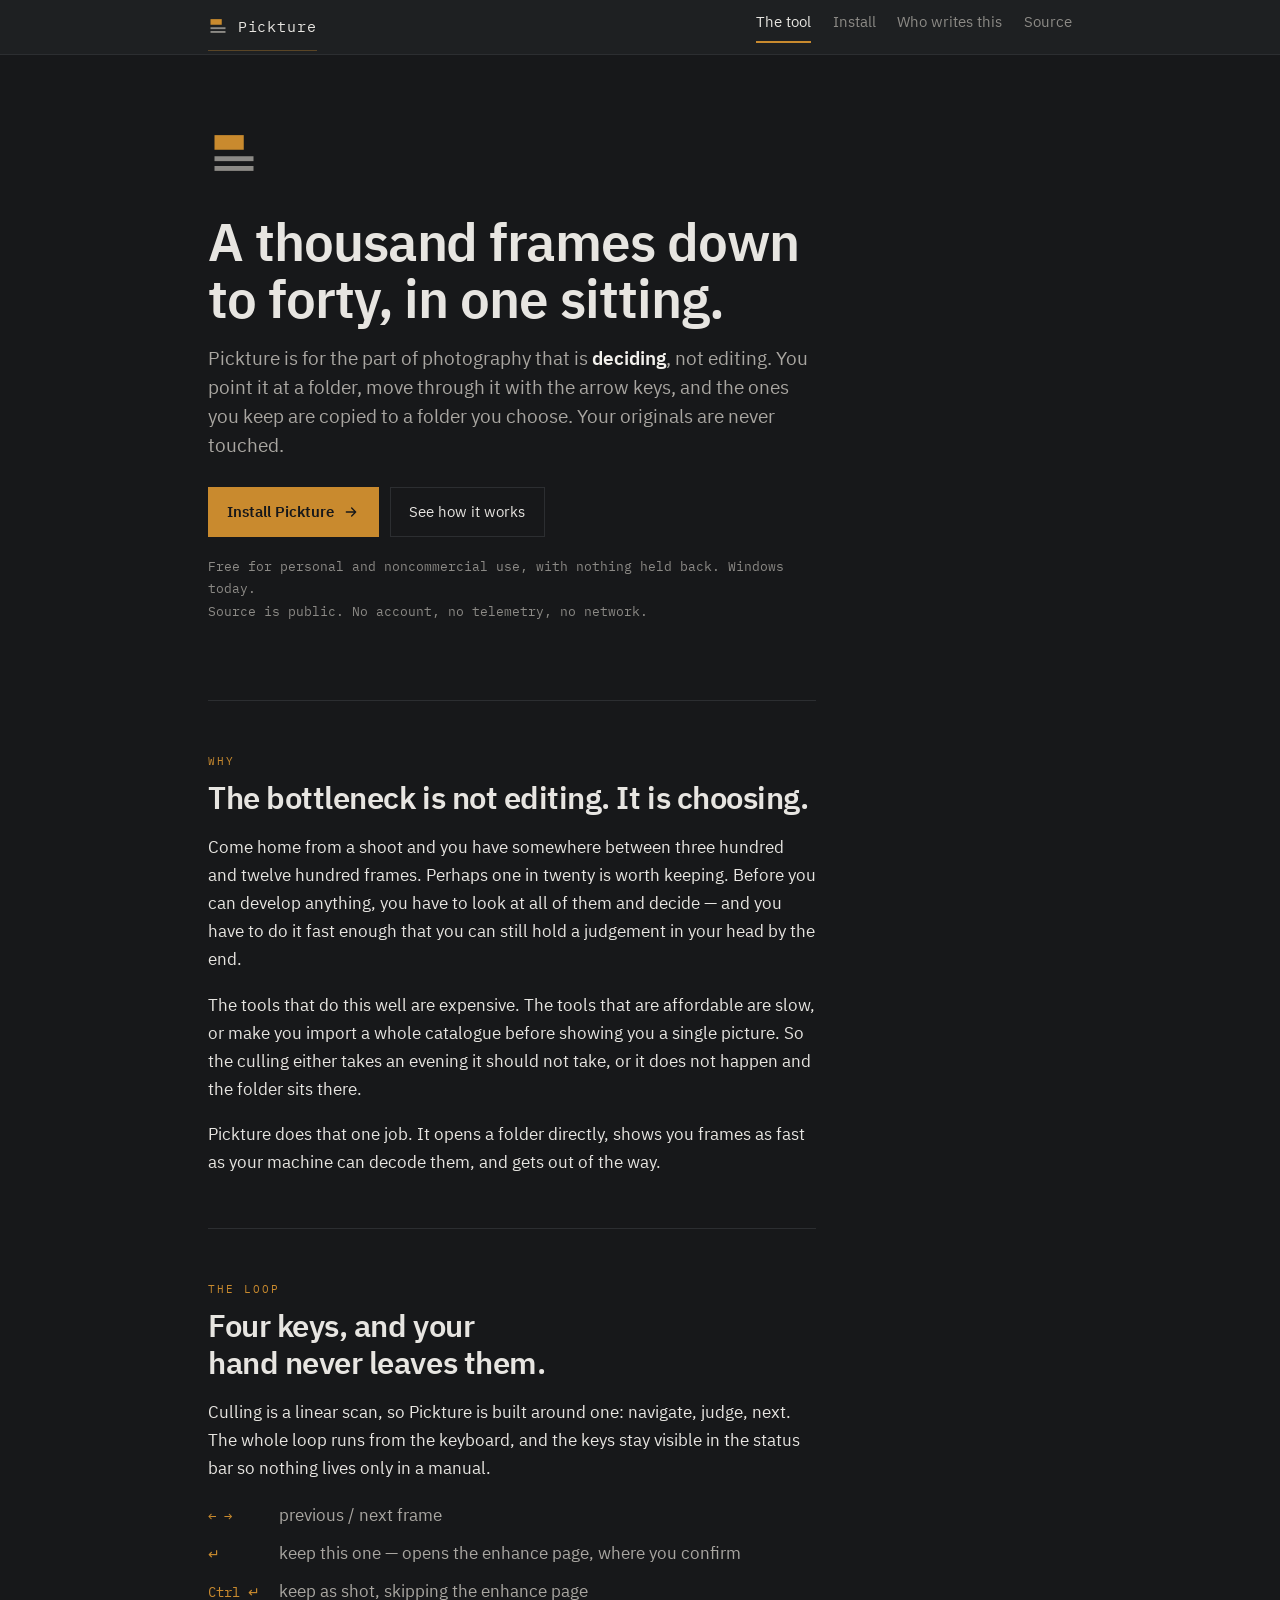
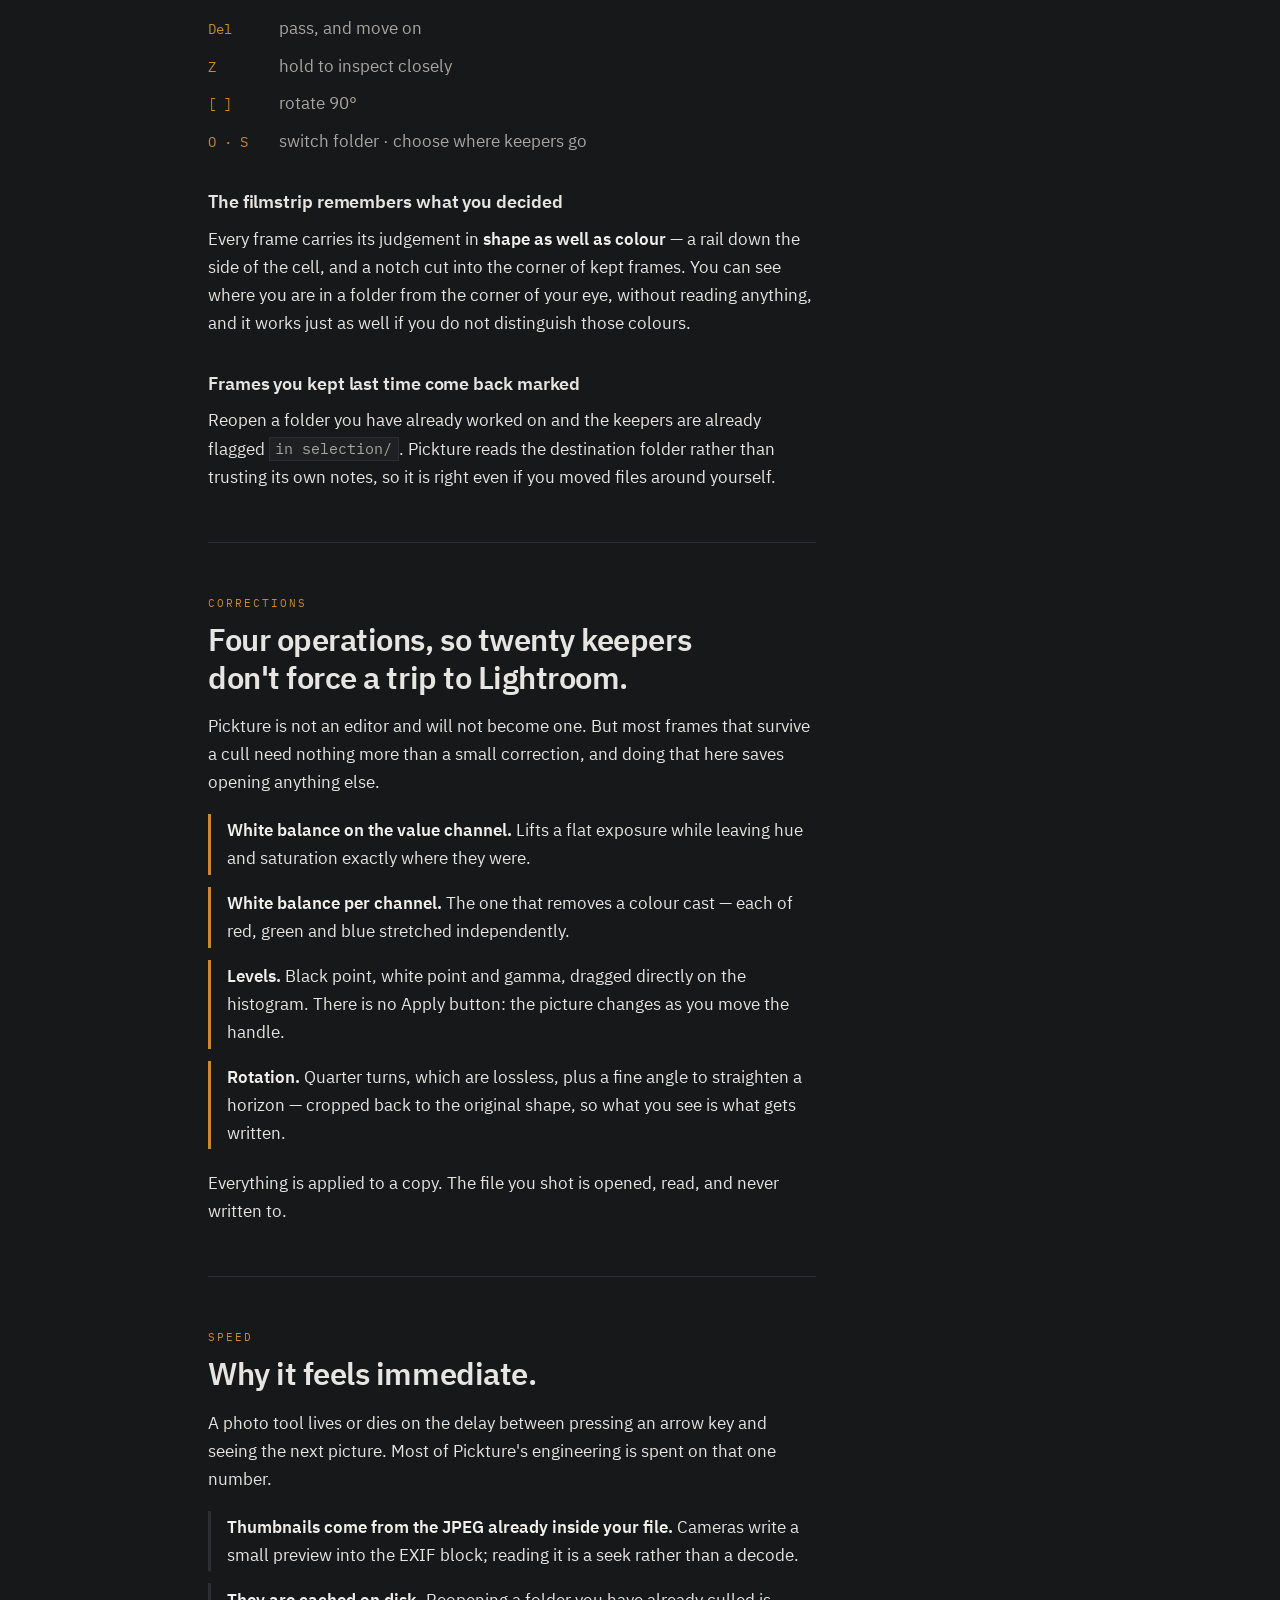
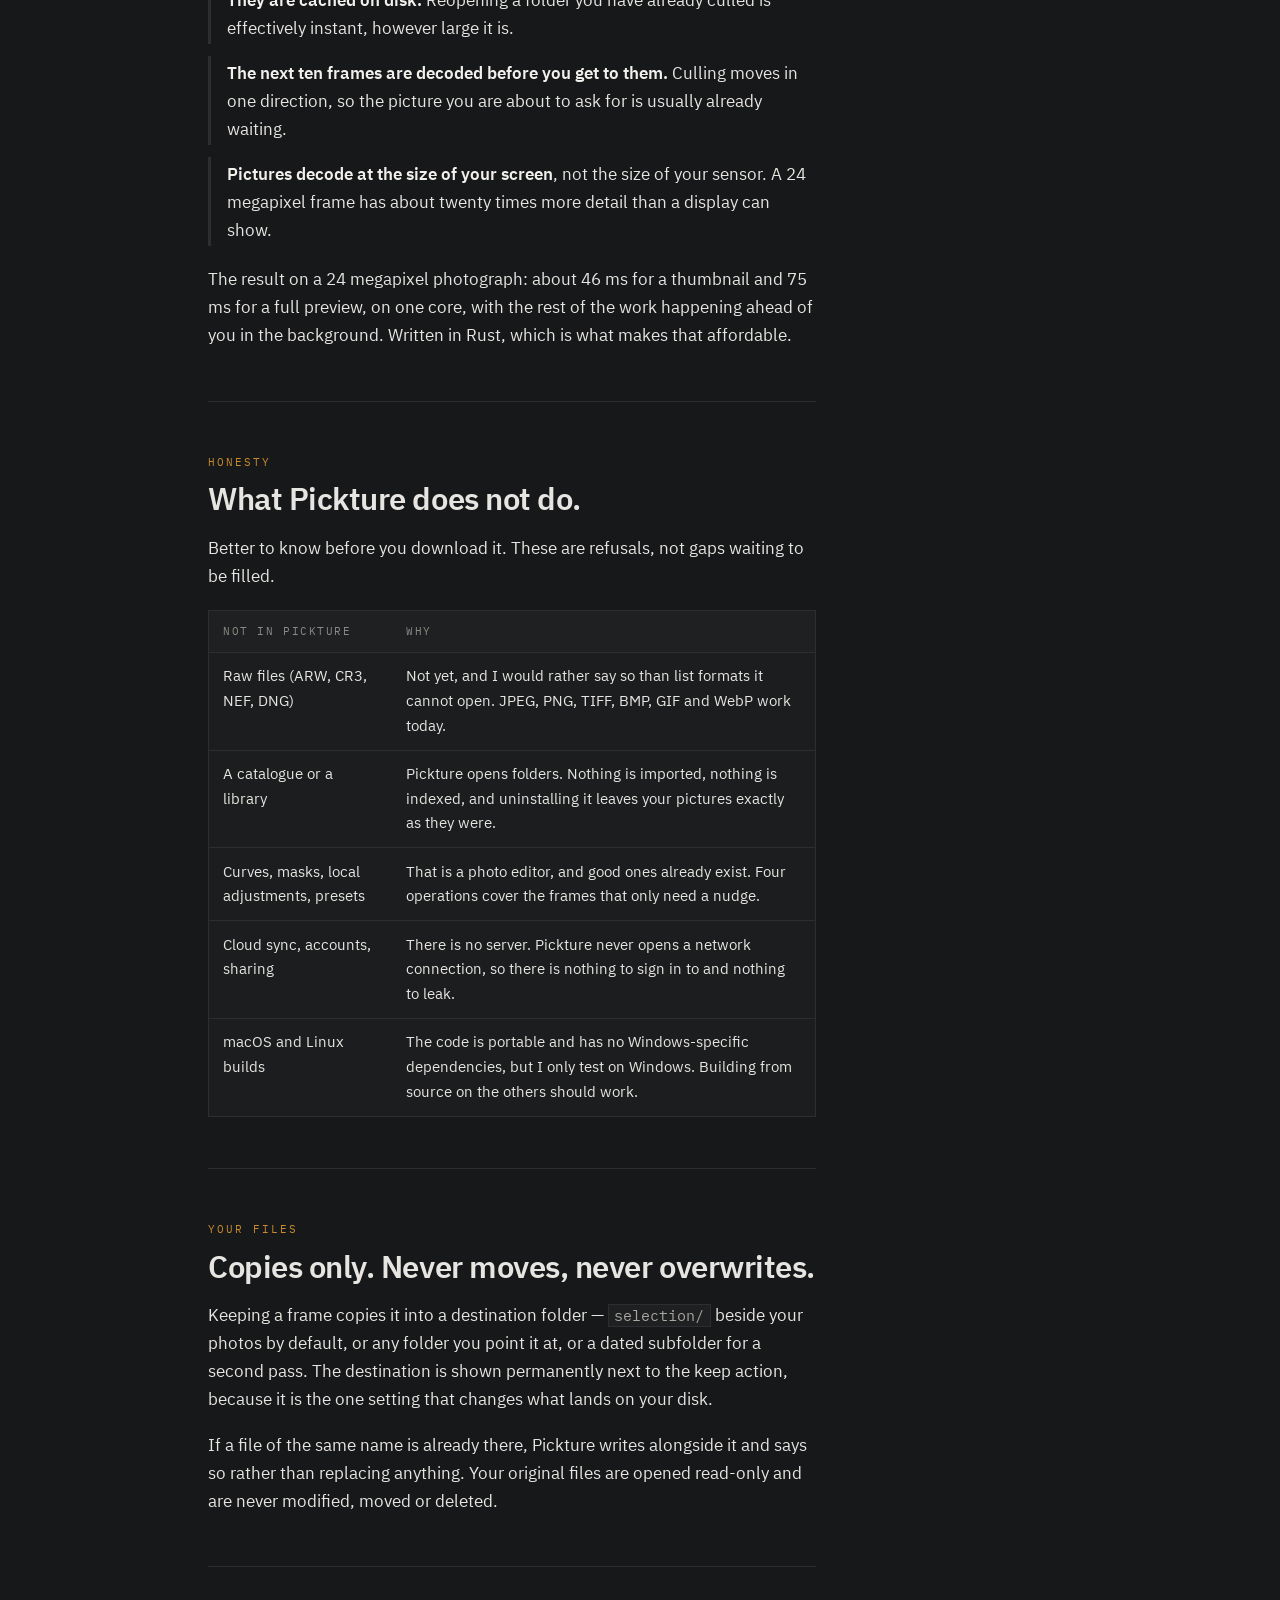
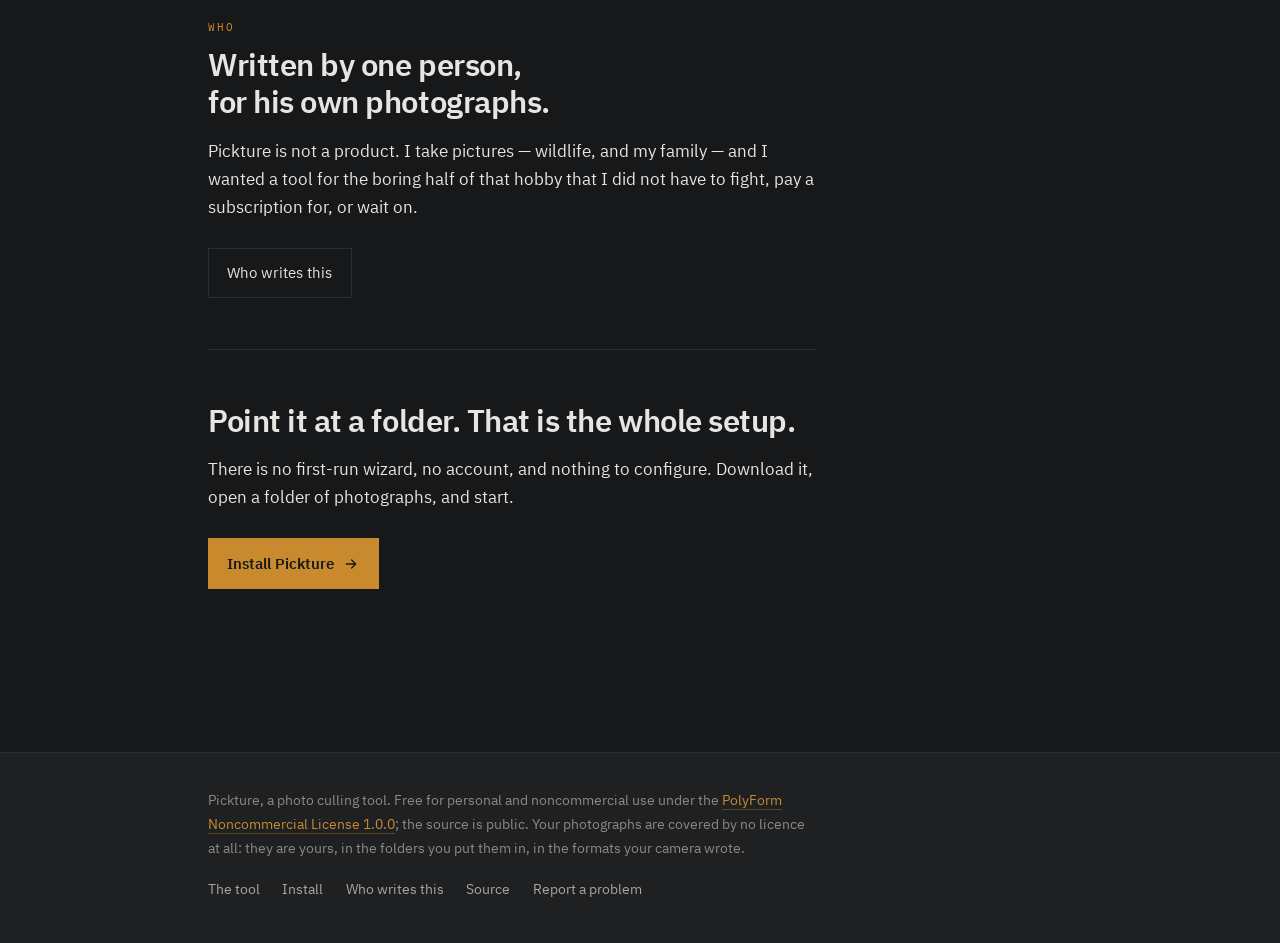
<file: site/index.html>
<!doctype html>
<html lang="en">
  <head>
    <meta charset="utf-8" />
    <meta name="viewport" content="width=device-width, initial-scale=1" />
    <title>Pickture, a photo culling tool</title>
    <meta
      name="description"
      content="A keyboard-driven tool for getting from a thousand frames to the forty you actually want, in one sitting. Free for noncommercial use, source available, and fast. Windows."
    />
    <link rel="icon" href="favicon.svg" type="image/svg+xml" />
    <link rel="stylesheet" href="pickture.css" />
    <meta property="og:title" content="Pickture, a photo culling tool" />
    <meta
      property="og:description"
      content="A thousand frames down to forty, in one sitting. Keepers are copied to a folder you choose; originals are never touched."
    />
    <meta property="og:type" content="website" />
  </head>

  <body>
    <header class="masthead">
      <div class="masthead__inner">
        <a class="wordmark" href="index.html">
          <svg width="20" height="20" viewBox="0 0 32 32" aria-hidden="true">
            <rect x="4" y="18" width="24" height="3" fill="#8C8A86" />
            <rect x="4" y="24" width="24" height="3" fill="#8C8A86" />
            <rect x="4" y="5" width="18" height="9" fill="#C98A2E" />
          </svg>
          Pickture
        </a>
        <nav>
          <a href="index.html" aria-current="page">The tool</a>
          <a href="install.html">Install</a>
          <a href="about.html">Who writes this</a>
          <a href="https://github.com/Vincent-Bdn/pickture">Source</a>
        </nav>
      </div>
    </header>

    <main>
      <section class="hero">
        <div class="hero__mark">
          <svg width="52" height="52" viewBox="0 0 32 32" role="img" aria-label="Pickture">
            <rect x="4" y="18" width="24" height="3" fill="#8C8A86" />
            <rect x="4" y="24" width="24" height="3" fill="#8C8A86" />
            <rect x="4" y="5" width="18" height="9" fill="#C98A2E" />
          </svg>
        </div>

        <h1>A thousand frames down to forty, in one sitting.</h1>

        <p class="lede">
          Pickture is for the part of photography that is <strong>deciding</strong>, not editing.
          You point it at a folder, move through it with the arrow keys, and the ones you keep are
          copied to a folder you choose. Your originals are never touched.
        </p>

        <div class="actions">
          <a class="button" href="install.html">
            Install Pickture
            <svg width="16" height="16" viewBox="0 0 24 24" fill="none" stroke="currentColor" stroke-width="2" stroke-linecap="round" stroke-linejoin="round" aria-hidden="true">
              <path d="M5 12h14M13 6l6 6-6 6" />
            </svg>
          </a>
          <a class="button button--ghost" href="#loop">See how it works</a>
        </div>

        <p class="hero__meta">
          Free for personal and noncommercial use, with nothing held back. Windows today.<br />
          Source is public. No account, no telemetry, no network.
        </p>
      </section>

      <!--
        Screenshots go here once they use real photographs. The grey test frames
        the app was built against are placeholders, and a placeholder presented
        as a screenshot is exactly the sort of small lie that costs the trust
        you are trying to earn.
      -->

      <section>
        <p class="eyebrow">Why</p>
        <h2>The bottleneck is not editing. It is choosing.</h2>

        <p>
          Come home from a shoot and you have somewhere between three hundred and twelve hundred
          frames. Perhaps one in twenty is worth keeping. Before you can develop anything, you have
          to look at all of them and decide — and you have to do it fast enough that you can still
          hold a judgement in your head by the end.
        </p>

        <p>
          The tools that do this well are expensive. The tools that are affordable are slow, or make
          you import a whole catalogue before showing you a single picture. So the culling either
          takes an evening it should not take, or it does not happen and the folder sits there.
        </p>

        <p>
          Pickture does that one job. It opens a folder directly, shows you frames as fast as your
          machine can decode them, and gets out of the way.
        </p>
      </section>

      <section id="loop">
        <p class="eyebrow">The loop</p>
        <h2>Four keys, and your hand never leaves them.</h2>

        <p>
          Culling is a linear scan, so Pickture is built around one: navigate, judge, next. The whole
          loop runs from the keyboard, and the keys stay visible in the status bar so nothing lives
          only in a manual.
        </p>

        <dl class="keys">
          <dt>← →</dt>
          <dd>previous / next frame</dd>
          <dt>↵</dt>
          <dd>keep this one — opens the enhance page, where you confirm</dd>
          <dt>Ctrl ↵</dt>
          <dd>keep as shot, skipping the enhance page</dd>
          <dt>Del</dt>
          <dd>pass, and move on</dd>
          <dt>Z</dt>
          <dd>hold to inspect closely</dd>
          <dt>[ ]</dt>
          <dd>rotate 90°</dd>
          <dt>O · S</dt>
          <dd>switch folder · choose where keepers go</dd>
        </dl>

        <h3>The filmstrip remembers what you decided</h3>
        <p>
          Every frame carries its judgement in <strong>shape as well as colour</strong> — a rail down
          the side of the cell, and a notch cut into the corner of kept frames. You can see where you
          are in a folder from the corner of your eye, without reading anything, and it works just as
          well if you do not distinguish those colours.
        </p>

        <h3>Frames you kept last time come back marked</h3>
        <p>
          Reopen a folder you have already worked on and the keepers are already flagged
          <code>in selection/</code>. Pickture reads the destination folder rather than trusting its
          own notes, so it is right even if you moved files around yourself.
        </p>
      </section>

      <section>
        <p class="eyebrow">Corrections</p>
        <h2>Four operations, so twenty keepers don't force a trip to Lightroom.</h2>

        <p>
          Pickture is not an editor and will not become one. But most frames that survive a cull need
          nothing more than a small correction, and doing that here saves opening anything else.
        </p>

        <ul class="facts">
          <li class="kept">
            <strong>White balance on the value channel.</strong> Lifts a flat exposure while leaving
            hue and saturation exactly where they were.
          </li>
          <li class="kept">
            <strong>White balance per channel.</strong> The one that removes a colour cast — each of
            red, green and blue stretched independently.
          </li>
          <li class="kept">
            <strong>Levels.</strong> Black point, white point and gamma, dragged directly on the
            histogram. There is no Apply button: the picture changes as you move the handle.
          </li>
          <li class="kept">
            <strong>Rotation.</strong> Quarter turns, which are lossless, plus a fine angle to
            straighten a horizon — cropped back to the original shape, so what you see is what gets
            written.
          </li>
        </ul>

        <p>
          Everything is applied to a copy. The file you shot is opened, read, and never written to.
        </p>
      </section>

      <section>
        <p class="eyebrow">Speed</p>
        <h2>Why it feels immediate.</h2>

        <p>
          A photo tool lives or dies on the delay between pressing an arrow key and seeing the next
          picture. Most of Pickture's engineering is spent on that one number.
        </p>

        <ul class="facts">
          <li>
            <strong>Thumbnails come from the JPEG already inside your file.</strong> Cameras write a
            small preview into the EXIF block; reading it is a seek rather than a decode.
          </li>
          <li>
            <strong>They are cached on disk.</strong> Reopening a folder you have already culled is
            effectively instant, however large it is.
          </li>
          <li>
            <strong>The next ten frames are decoded before you get to them.</strong> Culling moves in
            one direction, so the picture you are about to ask for is usually already waiting.
          </li>
          <li>
            <strong>Pictures decode at the size of your screen</strong>, not the size of your sensor.
            A 24 megapixel frame has about twenty times more detail than a display can show.
          </li>
        </ul>

        <p>
          The result on a 24 megapixel photograph: about 46 ms for a thumbnail and 75 ms for a full
          preview, on one core, with the rest of the work happening ahead of you in the background.
          Written in Rust, which is what makes that affordable.
        </p>
      </section>

      <section>
        <p class="eyebrow">Honesty</p>
        <h2>What Pickture does not do.</h2>
        <p>
          Better to know before you download it. These are refusals, not gaps waiting to be filled.
        </p>

        <div class="table-scroll">
          <table>
            <thead>
              <tr>
                <th scope="col">Not in Pickture</th>
                <th scope="col">Why</th>
              </tr>
            </thead>
            <tbody>
              <tr>
                <td>Raw files (ARW, CR3, NEF, DNG)</td>
                <td>
                  Not yet, and I would rather say so than list formats it cannot open. JPEG, PNG,
                  TIFF, BMP, GIF and WebP work today.
                </td>
              </tr>
              <tr>
                <td>A catalogue or a library</td>
                <td>
                  Pickture opens folders. Nothing is imported, nothing is indexed, and uninstalling it
                  leaves your pictures exactly as they were.
                </td>
              </tr>
              <tr>
                <td>Curves, masks, local adjustments, presets</td>
                <td>
                  That is a photo editor, and good ones already exist. Four operations cover the
                  frames that only need a nudge.
                </td>
              </tr>
              <tr>
                <td>Cloud sync, accounts, sharing</td>
                <td>
                  There is no server. Pickture never opens a network connection, so there is nothing
                  to sign in to and nothing to leak.
                </td>
              </tr>
              <tr>
                <td>macOS and Linux builds</td>
                <td>
                  The code is portable and has no Windows-specific dependencies, but I only test on
                  Windows. Building from source on the others should work.
                </td>
              </tr>
            </tbody>
          </table>
        </div>
      </section>

      <section>
        <p class="eyebrow">Your files</p>
        <h2>Copies only. Never moves, never overwrites.</h2>
        <p>
          Keeping a frame copies it into a destination folder — <code>selection/</code> beside your
          photos by default, or any folder you point it at, or a dated subfolder for a second pass.
          The destination is shown permanently next to the keep action, because it is the one setting
          that changes what lands on your disk.
        </p>
        <p>
          If a file of the same name is already there, Pickture writes alongside it and says so
          rather than replacing anything. Your original files are opened read-only and are never
          modified, moved or deleted.
        </p>
      </section>

      <section>
        <p class="eyebrow">Who</p>
        <h2>Written by one person, for his own photographs.</h2>
        <p>
          Pickture is not a product. I take pictures — wildlife, and my family — and I wanted a tool
          for the boring half of that hobby that I did not have to fight, pay a subscription for, or
          wait on.
        </p>
        <div class="actions">
          <a class="button button--ghost" href="about.html">Who writes this</a>
        </div>
      </section>

      <section>
        <h2>Point it at a folder. That is the whole setup.</h2>
        <p>
          There is no first-run wizard, no account, and nothing to configure. Download it, open a
          folder of photographs, and start.
        </p>
        <div class="actions">
          <a class="button" href="install.html">
            Install Pickture
            <svg width="16" height="16" viewBox="0 0 24 24" fill="none" stroke="currentColor" stroke-width="2" stroke-linecap="round" stroke-linejoin="round" aria-hidden="true">
              <path d="M5 12h14M13 6l6 6-6 6" />
            </svg>
          </a>
        </div>
      </section>
    </main>

    <footer>
      <div class="footer__inner">
        <p>
          Pickture, a photo culling tool. Free for personal and noncommercial use under the
          <a href="https://polyformproject.org/licenses/noncommercial/1.0.0/">PolyForm Noncommercial
          License 1.0.0</a>; the source is public. Your photographs are covered by no licence at
          all: they are yours, in the folders you put them in, in the formats your camera wrote.
        </p>
        <div class="footer__links">
          <a href="index.html">The tool</a>
          <a href="install.html">Install</a>
          <a href="about.html">Who writes this</a>
          <a href="https://github.com/Vincent-Bdn/pickture">Source</a>
          <a href="https://github.com/Vincent-Bdn/pickture/issues">Report a problem</a>
        </div>
      </div>
    </footer>
  </body>
</html>
</file>
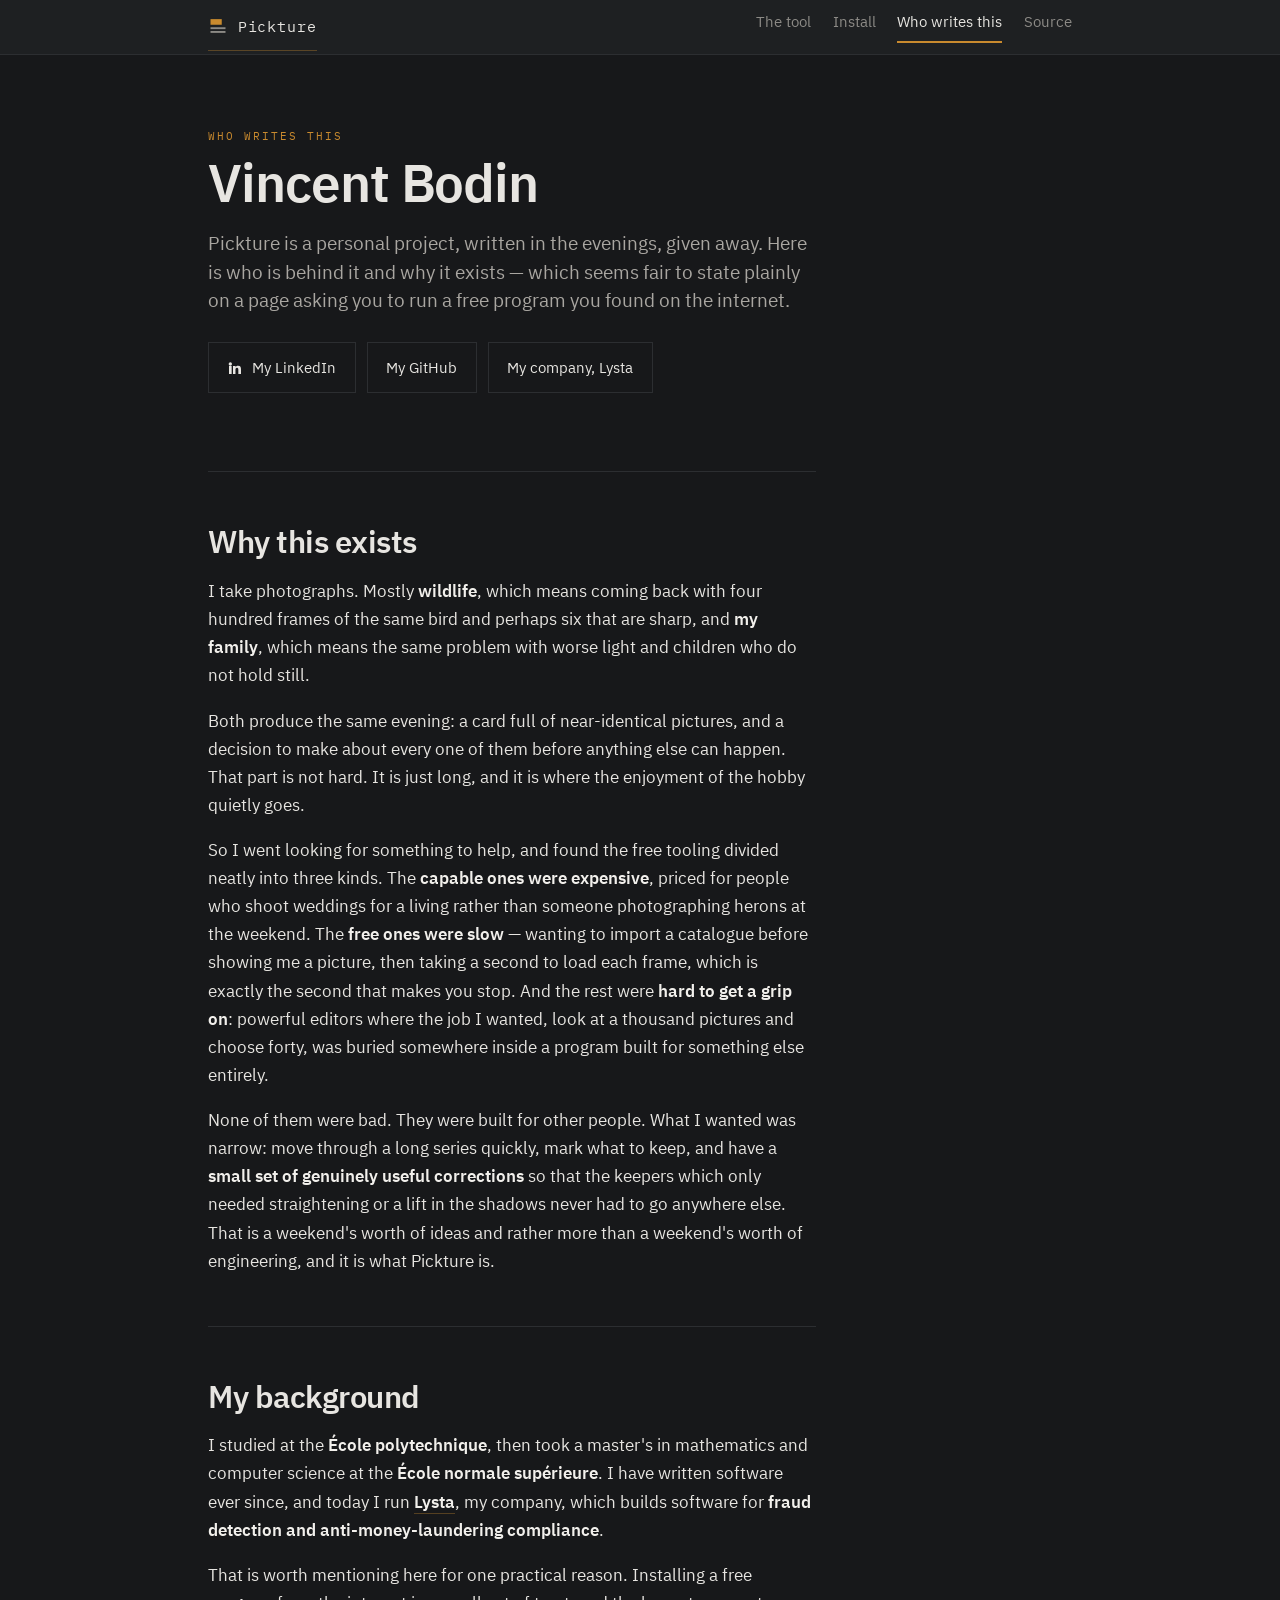
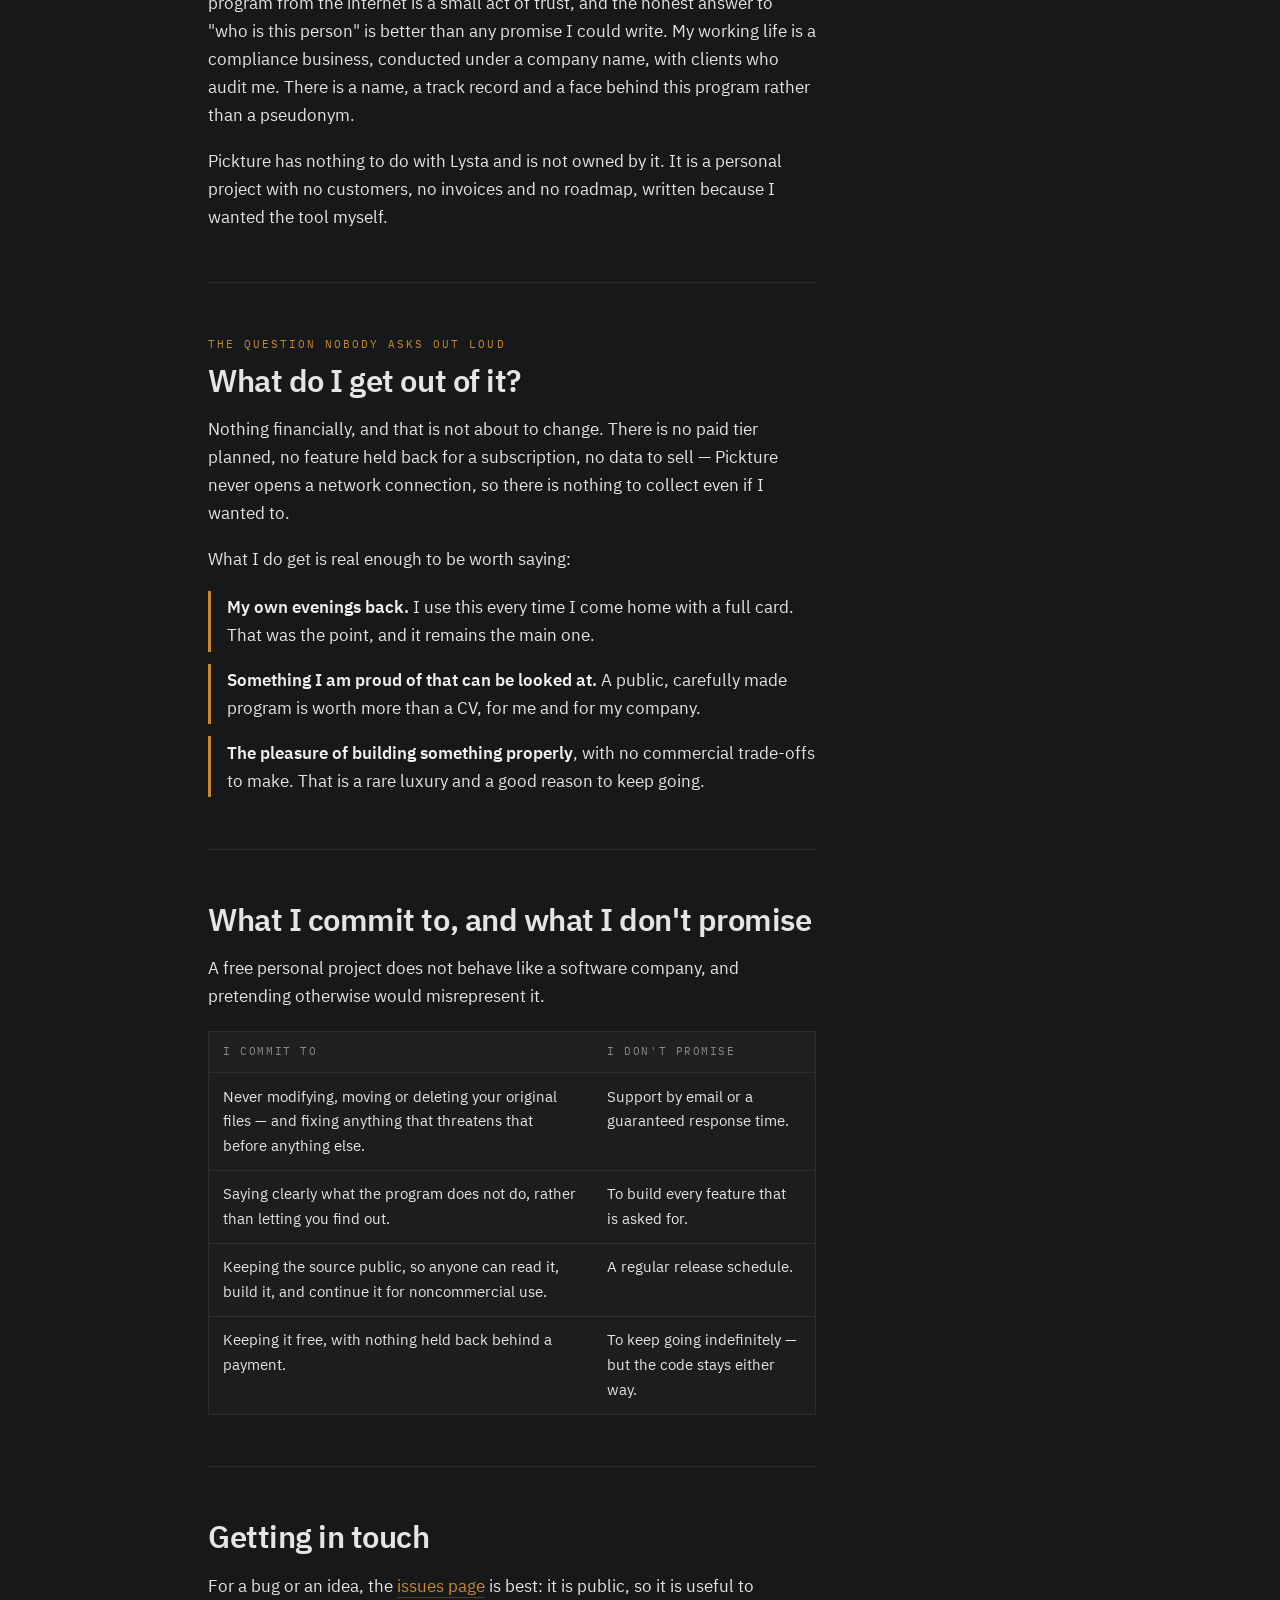
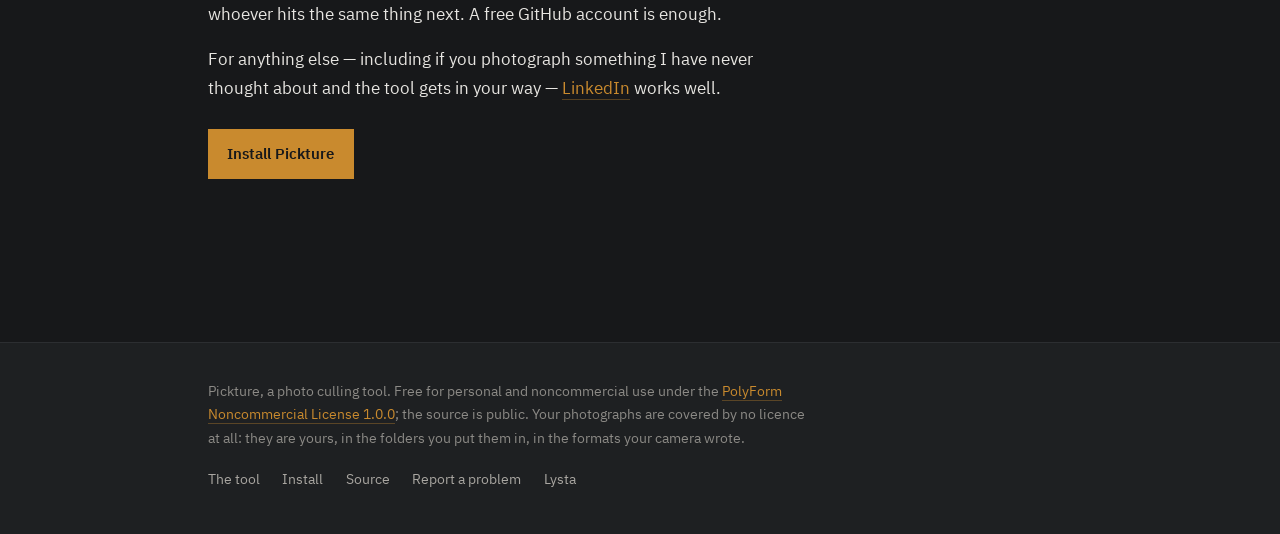
<file: site/about.html>
<!doctype html>
<html lang="en">
  <head>
    <meta charset="utf-8" />
    <meta name="viewport" content="width=device-width, initial-scale=1" />
    <title>Who writes Pickture</title>
    <meta
      name="description"
      content="Pickture is written by Vincent Bodin, who takes wildlife and family photographs and wanted a culling tool that was neither expensive, nor slow, nor a fight."
    />
    <link rel="icon" href="favicon.svg" type="image/svg+xml" />
    <link rel="stylesheet" href="pickture.css" />
  </head>

  <body>
    <header class="masthead">
      <div class="masthead__inner">
        <a class="wordmark" href="index.html">
          <svg width="20" height="20" viewBox="0 0 32 32" aria-hidden="true">
            <rect x="4" y="18" width="24" height="3" fill="#8C8A86" />
            <rect x="4" y="24" width="24" height="3" fill="#8C8A86" />
            <rect x="4" y="5" width="18" height="9" fill="#C98A2E" />
          </svg>
          Pickture
        </a>
        <nav>
          <a href="index.html">The tool</a>
          <a href="install.html">Install</a>
          <a href="about.html" aria-current="page">Who writes this</a>
          <a href="https://github.com/Vincent-Bdn/pickture">Source</a>
        </nav>
      </div>
    </header>

    <main>
      <!--
        A photograph of you belongs right here, under the <h1>:
        <img class="portrait" src="vincent.jpg" alt="Vincent Bodin" width="108" height="108" />
        On a page about why a photographer wrote a photo tool, a face is worth
        three paragraphs of credibility.
      -->
      <section class="hero">
        <p class="eyebrow">Who writes this</p>
        <h1>Vincent Bodin</h1>
        <p class="lede">
          Pickture is a personal project, written in the evenings, given away. Here is who is behind
          it and why it exists — which seems fair to state plainly on a page asking you to run a
          free program you found on the internet.
        </p>
        <div class="actions">
          <a class="button button--ghost" href="https://www.linkedin.com/in/vincent-bodin-20840867/">
            <svg width="16" height="16" viewBox="0 0 24 24" fill="currentColor" aria-hidden="true">
              <path
                d="M4.98 3.5a2.5 2.5 0 1 1 0 5 2.5 2.5 0 0 1 0-5zM3 9h4v12H3zM9 9h3.8v1.7h.05c.53-.95 1.83-1.95 3.77-1.95C20.4 8.75 21 11.1 21 14.2V21h-4v-6c0-1.43-.03-3.27-2-3.27-2 0-2.3 1.56-2.3 3.17V21H9z"
              />
            </svg>
            My LinkedIn
          </a>
          <a class="button button--ghost" href="https://github.com/Vincent-Bdn">My GitHub</a>
          <a class="button button--ghost" href="https://lysta.fr/">My company, Lysta</a>
        </div>
      </section>

      <section>
        <h2>Why this exists</h2>

        <p>
          I take photographs. Mostly <strong>wildlife</strong>, which means coming back with four
          hundred frames of the same bird and perhaps six that are sharp, and
          <strong>my family</strong>, which means the same problem with worse light and children who
          do not hold still.
        </p>

        <p>
          Both produce the same evening: a card full of near-identical pictures, and a decision to
          make about every one of them before anything else can happen. That part is not hard. It is
          just long, and it is where the enjoyment of the hobby quietly goes.
        </p>

        <p>
          So I went looking for something to help, and found the free tooling divided neatly into
          three kinds. The <strong>capable ones were expensive</strong>, priced for people who shoot
          weddings for a living rather than someone photographing herons at the weekend. The
          <strong>free ones were slow</strong> — wanting to import a catalogue before showing me a
          picture, then taking a second to load each frame, which is exactly the second that makes
          you stop. And the rest were <strong>hard to get a grip on</strong>: powerful editors where
          the job I wanted, look at a thousand pictures and choose forty, was buried somewhere inside
          a program built for something else entirely.
        </p>

        <p>
          None of them were bad. They were built for other people. What I wanted was narrow: move
          through a long series quickly, mark what to keep, and have a
          <strong>small set of genuinely useful corrections</strong> so that the keepers which only
          needed straightening or a lift in the shadows never had to go anywhere else. That is a
          weekend's worth of ideas and rather more than a weekend's worth of engineering, and it is
          what Pickture is.
        </p>
      </section>

      <section>
        <h2>My background</h2>

        <p>
          I studied at the <strong>École polytechnique</strong>, then took a master's in mathematics
          and computer science at the <strong>École normale supérieure</strong>. I have written
          software ever since, and today I run <a href="https://lysta.fr/"><strong>Lysta</strong></a>,
          my company, which builds software for
          <strong>fraud detection and anti-money-laundering compliance</strong>.
        </p>

        <p>
          That is worth mentioning here for one practical reason. Installing a free program from the
          internet is a small act of trust, and the honest answer to "who is this person" is better
          than any promise I could write. My working life is a compliance business, conducted under a
          company name, with clients who audit me. There is a name, a track record and a face behind
          this program rather than a pseudonym.
        </p>

        <p>
          Pickture has nothing to do with Lysta and is not owned by it. It is a personal project with
          no customers, no invoices and no roadmap, written because I wanted the tool myself.
        </p>
      </section>

      <section>
        <p class="eyebrow">The question nobody asks out loud</p>
        <h2>What do I get out of it?</h2>

        <p>
          Nothing financially, and that is not about to change. There is no paid tier planned, no
          feature held back for a subscription, no data to sell — Pickture never opens a network
          connection, so there is nothing to collect even if I wanted to.
        </p>

        <p>What I do get is real enough to be worth saying:</p>

        <ul class="facts">
          <li class="kept">
            <strong>My own evenings back.</strong> I use this every time I come home with a full
            card. That was the point, and it remains the main one.
          </li>
          <li class="kept">
            <strong>Something I am proud of that can be looked at.</strong> A public, carefully made
            program is worth more than a CV, for me and for my company.
          </li>
          <li class="kept">
            <strong>The pleasure of building something properly</strong>, with no commercial
            trade-offs to make. That is a rare luxury and a good reason to keep going.
          </li>
        </ul>
      </section>

      <section>
        <h2>What I commit to, and what I don't promise</h2>

        <p>
          A free personal project does not behave like a software company, and pretending otherwise
          would misrepresent it.
        </p>

        <div class="table-scroll">
          <table>
            <thead>
              <tr>
                <th scope="col">I commit to</th>
                <th scope="col">I don't promise</th>
              </tr>
            </thead>
            <tbody>
              <tr>
                <td>
                  Never modifying, moving or deleting your original files — and fixing anything that
                  threatens that before anything else.
                </td>
                <td>Support by email or a guaranteed response time.</td>
              </tr>
              <tr>
                <td>Saying clearly what the program does not do, rather than letting you find out.</td>
                <td>To build every feature that is asked for.</td>
              </tr>
              <tr>
                <td>Keeping the source public, so anyone can read it, build it, and continue it for noncommercial use.</td>
                <td>A regular release schedule.</td>
              </tr>
              <tr>
                <td>Keeping it free, with nothing held back behind a payment.</td>
                <td>To keep going indefinitely — but the code stays either way.</td>
              </tr>
            </tbody>
          </table>
        </div>
      </section>

      <section>
        <h2>Getting in touch</h2>
        <p>
          For a bug or an idea, the
          <a href="https://github.com/Vincent-Bdn/pickture/issues">issues page</a> is best: it is
          public, so it is useful to whoever hits the same thing next. A free GitHub account is
          enough.
        </p>
        <p>
          For anything else — including if you photograph something I have never thought about and
          the tool gets in your way —
          <a href="https://www.linkedin.com/in/vincent-bodin-20840867/">LinkedIn</a> works well.
        </p>
        <div class="actions">
          <a class="button" href="install.html">Install Pickture</a>
        </div>
      </section>
    </main>

    <footer>
      <div class="footer__inner">
        <p>
          Pickture, a photo culling tool. Free for personal and noncommercial use under the
          <a href="https://polyformproject.org/licenses/noncommercial/1.0.0/">PolyForm Noncommercial
          License 1.0.0</a>; the source is public. Your photographs are covered by no licence at
          all: they are yours, in the folders you put them in, in the formats your camera wrote.
        </p>
        <div class="footer__links">
          <a href="index.html">The tool</a>
          <a href="install.html">Install</a>
          <a href="https://github.com/Vincent-Bdn/pickture">Source</a>
          <a href="https://github.com/Vincent-Bdn/pickture/issues">Report a problem</a>
          <a href="https://lysta.fr/">Lysta</a>
        </div>
      </div>
    </footer>
  </body>
</html>
</file>
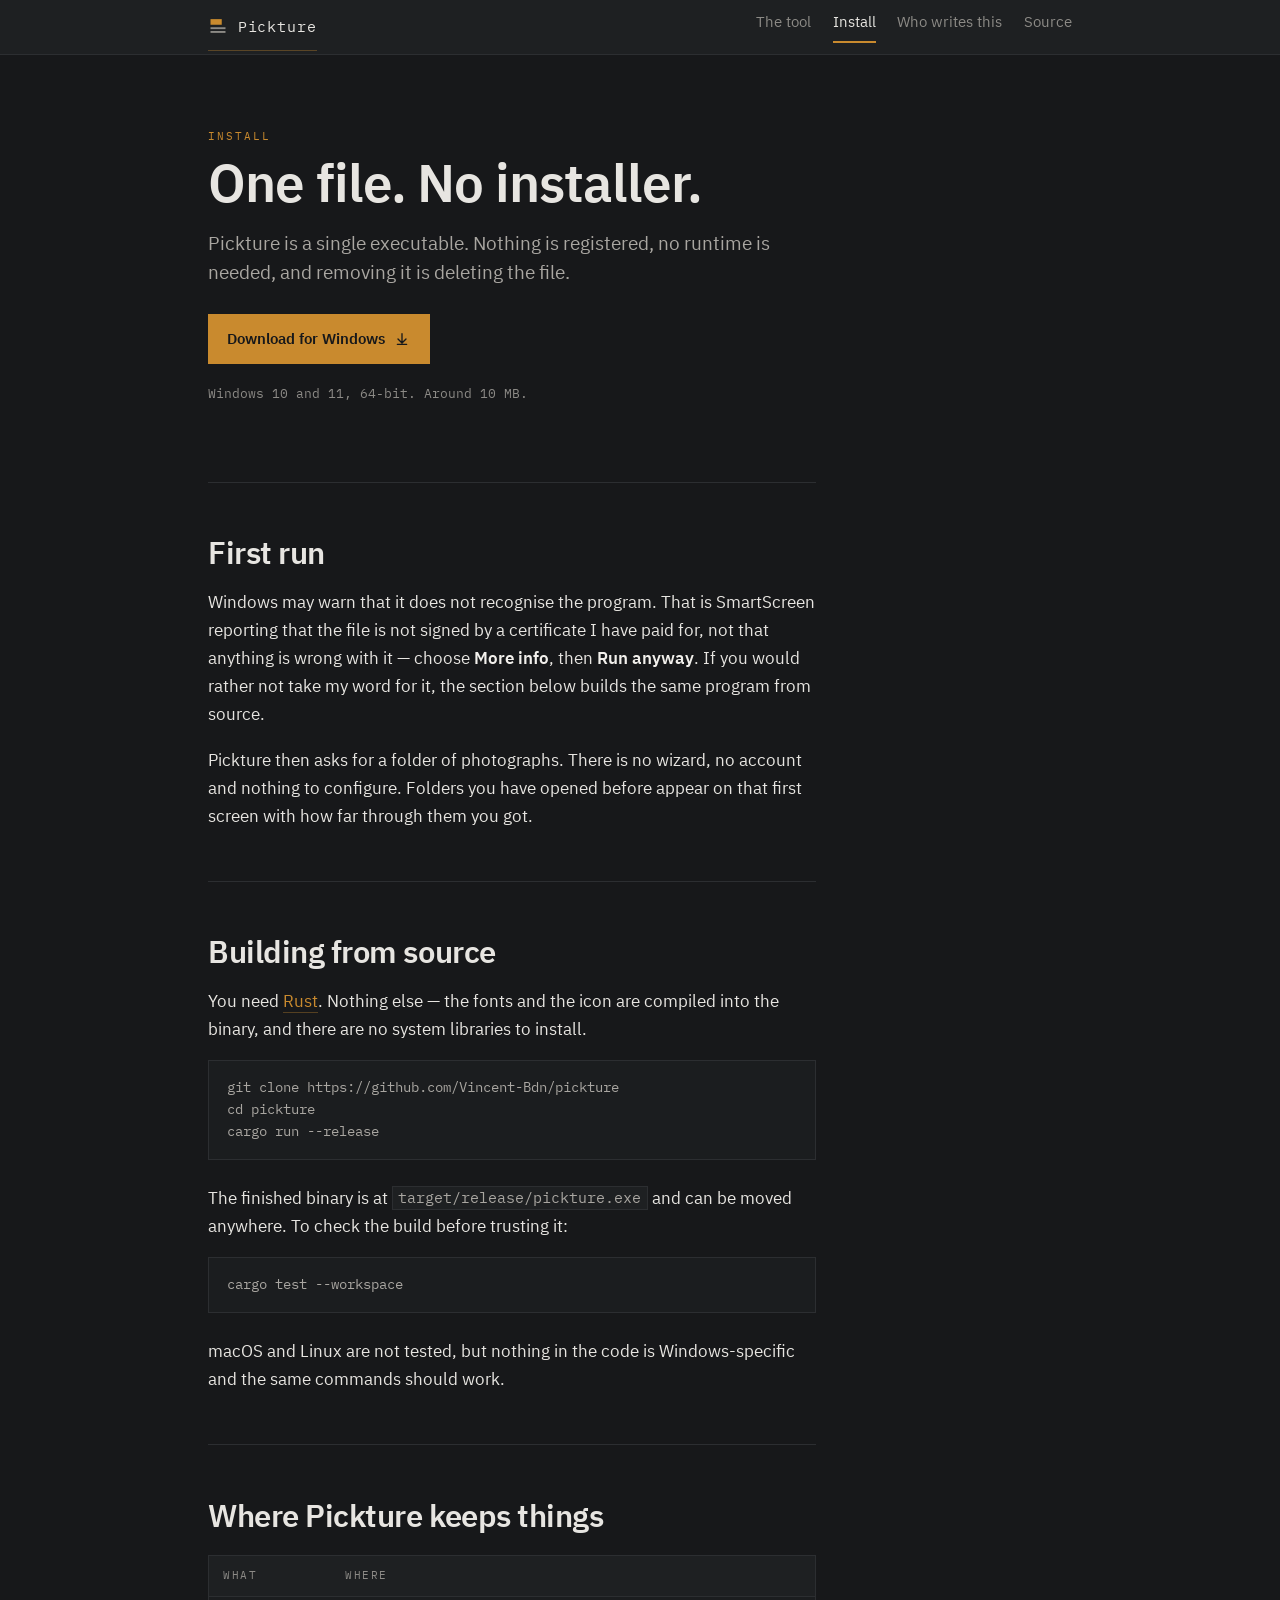
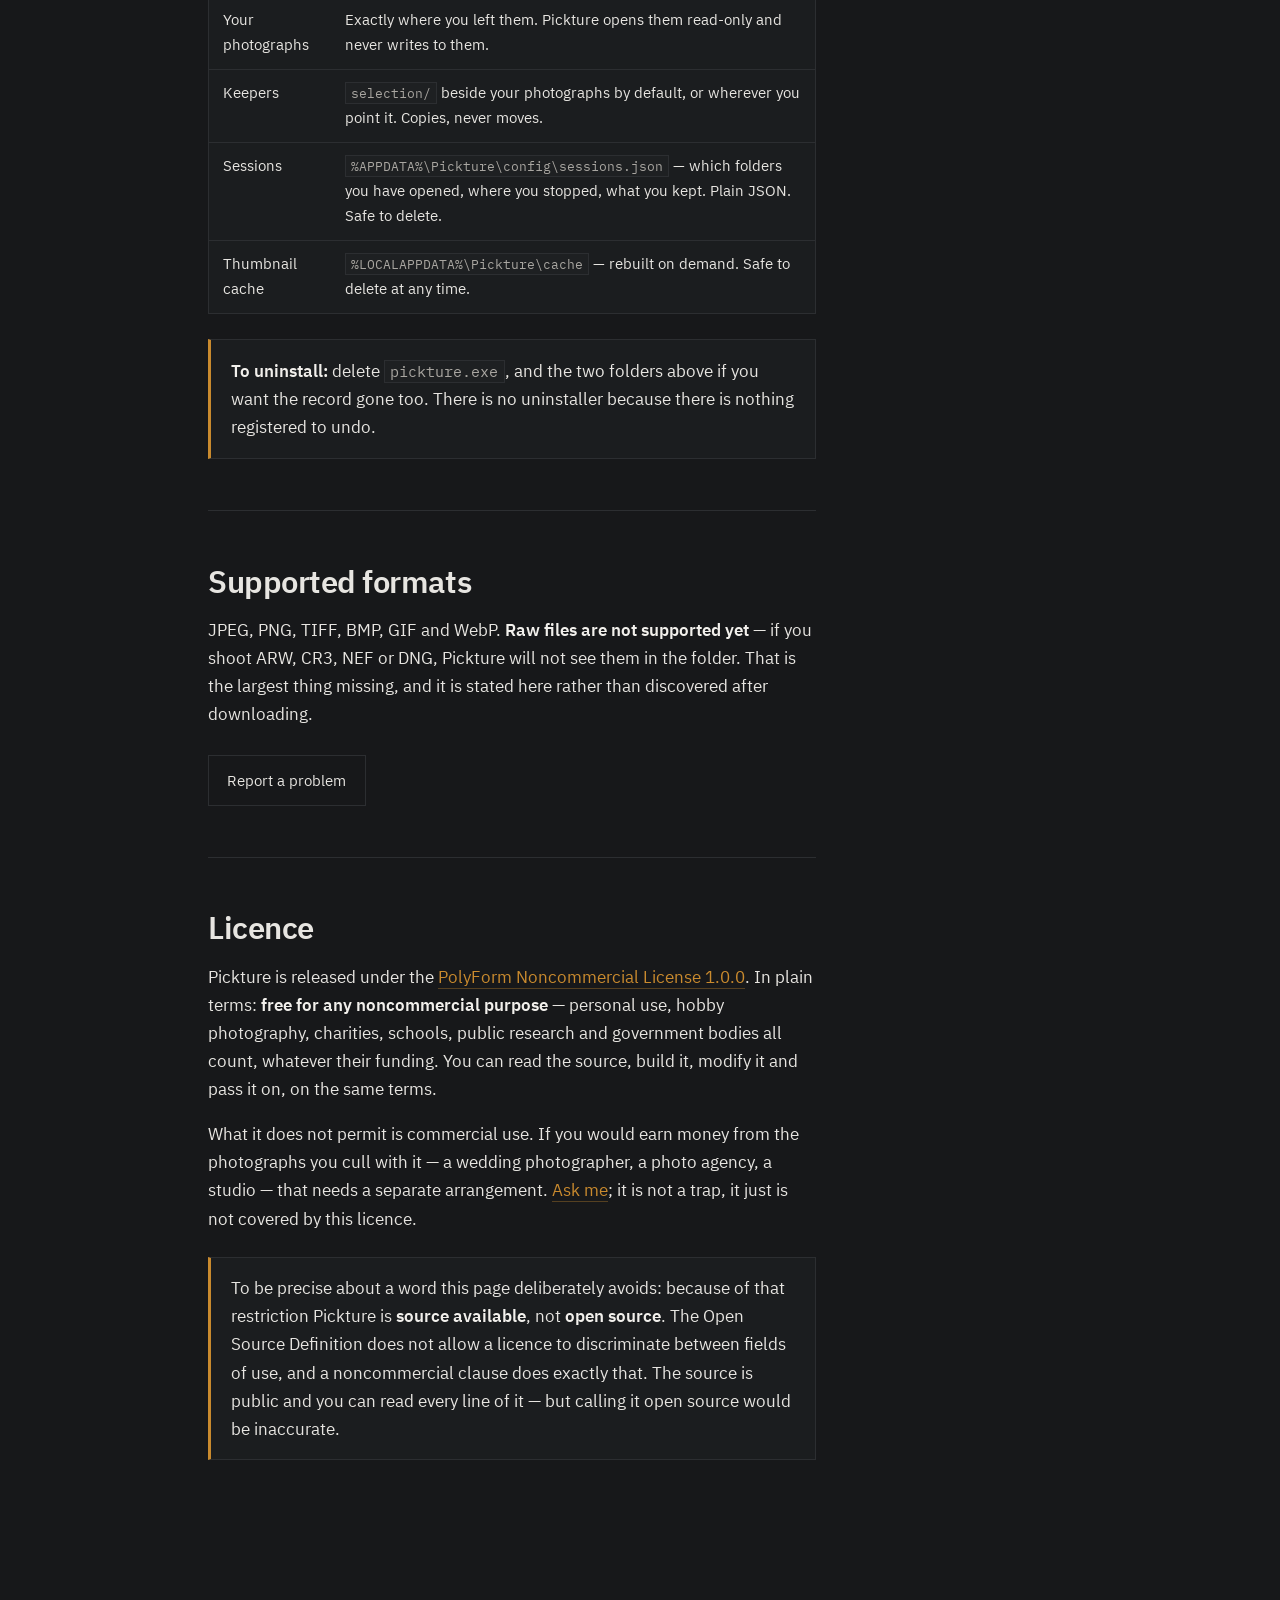
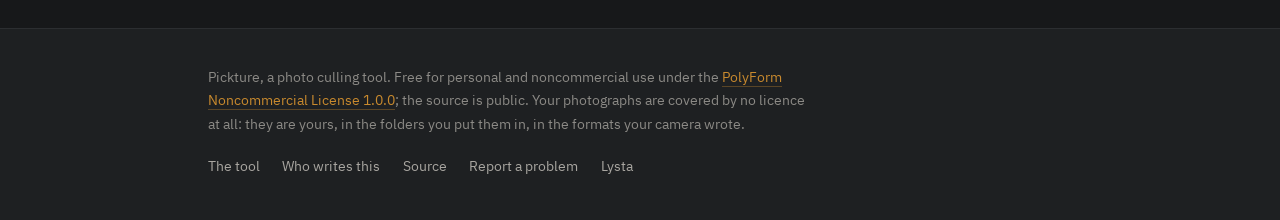
<file: site/install.html>
<!doctype html>
<html lang="en">
  <head>
    <meta charset="utf-8" />
    <meta name="viewport" content="width=device-width, initial-scale=1" />
    <title>Installing Pickture</title>
    <meta
      name="description"
      content="Download Pickture for Windows, or build it from source with Rust. No installer, no account, no first-run wizard."
    />
    <link rel="icon" href="favicon.svg" type="image/svg+xml" />
    <link rel="stylesheet" href="pickture.css" />
  </head>

  <body>
    <header class="masthead">
      <div class="masthead__inner">
        <a class="wordmark" href="index.html">
          <svg width="20" height="20" viewBox="0 0 32 32" aria-hidden="true">
            <rect x="4" y="18" width="24" height="3" fill="#8C8A86" />
            <rect x="4" y="24" width="24" height="3" fill="#8C8A86" />
            <rect x="4" y="5" width="18" height="9" fill="#C98A2E" />
          </svg>
          Pickture
        </a>
        <nav>
          <a href="index.html">The tool</a>
          <a href="install.html" aria-current="page">Install</a>
          <a href="about.html">Who writes this</a>
          <a href="https://github.com/Vincent-Bdn/pickture">Source</a>
        </nav>
      </div>
    </header>

    <main>
      <section class="hero">
        <p class="eyebrow">Install</p>
        <h1>One file. No installer.</h1>
        <p class="lede">
          Pickture is a single executable. Nothing is registered, no runtime is needed, and removing
          it is deleting the file.
        </p>
        <div class="actions">
          <a class="button" href="https://github.com/Vincent-Bdn/pickture/releases">
            Download for Windows
            <svg width="16" height="16" viewBox="0 0 24 24" fill="none" stroke="currentColor" stroke-width="2" stroke-linecap="round" stroke-linejoin="round" aria-hidden="true">
              <path d="M12 4v12M6 12l6 6 6-6M5 20h14" />
            </svg>
          </a>
        </div>
        <p class="hero__meta">Windows 10 and 11, 64-bit. Around 10 MB.</p>
      </section>

      <section>
        <h2>First run</h2>
        <p>
          Windows may warn that it does not recognise the program. That is SmartScreen reporting that
          the file is not signed by a certificate I have paid for, not that anything is wrong with
          it — choose <strong>More info</strong>, then <strong>Run anyway</strong>. If you would
          rather not take my word for it, the section below builds the same program from source.
        </p>
        <p>
          Pickture then asks for a folder of photographs. There is no wizard, no account and nothing
          to configure. Folders you have opened before appear on that first screen with how far
          through them you got.
        </p>
      </section>

      <section>
        <h2>Building from source</h2>
        <p>
          You need <a href="https://rustup.rs/">Rust</a>. Nothing else — the fonts and the icon are
          compiled into the binary, and there are no system libraries to install.
        </p>
        <pre><code>git clone https://github.com/Vincent-Bdn/pickture
cd pickture
cargo run --release</code></pre>
        <p>
          The finished binary is at <code>target/release/pickture.exe</code> and can be moved
          anywhere. To check the build before trusting it:
        </p>
        <pre><code>cargo test --workspace</code></pre>
        <p>
          macOS and Linux are not tested, but nothing in the code is Windows-specific and the same
          commands should work.
        </p>
      </section>

      <section>
        <h2>Where Pickture keeps things</h2>

        <div class="table-scroll">
          <table>
            <thead>
              <tr>
                <th scope="col">What</th>
                <th scope="col">Where</th>
              </tr>
            </thead>
            <tbody>
              <tr>
                <td>Your photographs</td>
                <td>
                  Exactly where you left them. Pickture opens them read-only and never writes to
                  them.
                </td>
              </tr>
              <tr>
                <td>Keepers</td>
                <td>
                  <code>selection/</code> beside your photographs by default, or wherever you point
                  it. Copies, never moves.
                </td>
              </tr>
              <tr>
                <td>Sessions</td>
                <td>
                  <code>%APPDATA%\Pickture\config\sessions.json</code> — which folders you have
                  opened, where you stopped, what you kept. Plain JSON. Safe to delete.
                </td>
              </tr>
              <tr>
                <td>Thumbnail cache</td>
                <td>
                  <code>%LOCALAPPDATA%\Pickture\cache</code> — rebuilt on demand. Safe to delete at
                  any time.
                </td>
              </tr>
            </tbody>
          </table>
        </div>

        <div class="note">
          <p>
            <strong>To uninstall:</strong> delete <code>pickture.exe</code>, and the two folders
            above if you want the record gone too. There is no uninstaller because there is nothing
            registered to undo.
          </p>
        </div>
      </section>

      <section>
        <h2>Supported formats</h2>
        <p>
          JPEG, PNG, TIFF, BMP, GIF and WebP. <strong>Raw files are not supported yet</strong> — if
          you shoot ARW, CR3, NEF or DNG, Pickture will not see them in the folder. That is the
          largest thing missing, and it is stated here rather than discovered after downloading.
        </p>
        <div class="actions">
          <a class="button button--ghost" href="https://github.com/Vincent-Bdn/pickture/issues">
            Report a problem
          </a>
        </div>
      </section>

      <section>
        <h2>Licence</h2>
        <p>
          Pickture is released under the
          <a href="https://polyformproject.org/licenses/noncommercial/1.0.0/">PolyForm Noncommercial
          License 1.0.0</a>. In plain terms: <strong>free for any noncommercial purpose</strong> —
          personal use, hobby photography, charities, schools, public research and government bodies
          all count, whatever their funding. You can read the source, build it, modify it and pass it
          on, on the same terms.
        </p>
        <p>
          What it does not permit is commercial use. If you would earn money from the photographs you
          cull with it — a wedding photographer, a photo agency, a studio — that needs a separate
          arrangement. <a href="https://www.linkedin.com/in/vincent-bodin-20840867/">Ask me</a>; it is
          not a trap, it just is not covered by this licence.
        </p>
        <div class="note">
          <p>
            To be precise about a word this page deliberately avoids: because of that restriction
            Pickture is <strong>source available</strong>, not <strong>open source</strong>. The Open
            Source Definition does not allow a licence to discriminate between fields of use, and a
            noncommercial clause does exactly that. The source is public and you can read every line
            of it — but calling it open source would be inaccurate.
          </p>
        </div>
      </section>
    </main>

    <footer>
      <div class="footer__inner">
        <p>
          Pickture, a photo culling tool. Free for personal and noncommercial use under the
          <a href="https://polyformproject.org/licenses/noncommercial/1.0.0/">PolyForm Noncommercial
          License 1.0.0</a>; the source is public. Your photographs are covered by no licence at
          all: they are yours, in the folders you put them in, in the formats your camera wrote.
        </p>
        <div class="footer__links">
          <a href="index.html">The tool</a>
          <a href="about.html">Who writes this</a>
          <a href="https://github.com/Vincent-Bdn/pickture">Source</a>
          <a href="https://github.com/Vincent-Bdn/pickture/issues">Report a problem</a>
          <a href="https://lysta.fr/">Lysta</a>
        </div>
      </div>
    </footer>
  </body>
</html>
</file>
<file: site/pickture.css>
/* Pickture — direction 1a, "Darkroom instrument".
   Deliberately single-theme. The application ships both grounds, but a site
   about photographs is better on the dark one: it is the app's default, and a
   near-black page lets the screenshots carry the colour. */

@font-face {
  font-family: "Plex Sans";
  src: url("fonts/IBMPlexSans-Regular.woff2") format("woff2");
  font-weight: 400;
  font-display: swap;
}
@font-face {
  font-family: "Plex Sans";
  src: url("fonts/IBMPlexSans-SemiBold.woff2") format("woff2");
  font-weight: 600;
  font-display: swap;
}
@font-face {
  font-family: "Plex Mono";
  src: url("fonts/IBMPlexMono-Regular.woff2") format("woff2");
  font-weight: 400;
  font-display: swap;
}

:root {
  --window: #17181a;
  --rail: #1b1d1f;
  --chrome: #1e2022;
  --chrome-hover: #232527;
  --surround: #4a4b4d;
  --hair: #2c2e31;

  --fg: #e7e5e1;
  --fg-2: #a9a6a1;
  --fg-muted: #8c8a86;
  --fg-disabled: #5c5a56;

  --sodium: #c98a2e;
  --on-sodium: #17181a;

  --sans: "Plex Sans", "Segoe UI", system-ui, -apple-system, sans-serif;
  --mono: "Plex Mono", "Cascadia Code", ui-monospace, Consolas, monospace;

  /* A prose column much wider than this stops being comfortable to read; a
     container much wider than that leaves the column stranded at the edge. */
  --measure: 38rem;
  --page: 60rem;
  --gutter: clamp(1.15rem, 5vw, 3rem);
}

*,
*::before,
*::after {
  box-sizing: border-box;
}

html {
  scroll-behavior: smooth;
}
@media (prefers-reduced-motion: reduce) {
  html {
    scroll-behavior: auto;
  }
  * {
    transition: none !important;
  }
}

body {
  margin: 0;
  background: var(--window);
  color: var(--fg);
  font-family: var(--sans);
  font-size: 17px;
  line-height: 1.65;
  -webkit-font-smoothing: antialiased;
}

/* ---------- masthead ---------- */

.masthead {
  border-bottom: 1px solid var(--hair);
  background: var(--chrome);
  position: sticky;
  top: 0;
  z-index: 10;
}
.masthead__inner {
  max-width: var(--page);
  margin: 0 auto;
  padding: 0 var(--gutter);
  min-height: 54px;
  display: flex;
  align-items: center;
  justify-content: space-between;
  gap: 1.5rem;
  flex-wrap: wrap;
}
.wordmark {
  display: inline-flex;
  align-items: center;
  gap: 0.6rem;
  font-family: var(--mono);
  font-size: 0.95rem;
  letter-spacing: 0.06em;
  color: var(--fg);
  text-decoration: none;
  padding: 0.7rem 0;
}
.masthead nav {
  display: flex;
  gap: 1.35rem;
  flex-wrap: wrap;
  padding-bottom: 0.4rem;
}
.masthead nav a {
  color: var(--fg-muted);
  text-decoration: none;
  font-size: 0.94rem;
  padding: 0.35rem 0;
  border-bottom: 2px solid transparent;
}
.masthead nav a:hover {
  color: var(--fg);
}
.masthead nav a[aria-current="page"] {
  color: var(--fg);
  border-bottom-color: var(--sodium);
}

/* ---------- layout ---------- */

main {
  max-width: var(--page);
  margin: 0 auto;
  padding: 0 var(--gutter) 5rem;
}

section {
  padding: 3.2rem 0 0;
  margin-top: 3.2rem;
  border-top: 1px solid var(--hair);
  max-width: var(--measure);
}
section:first-of-type,
.hero {
  border-top: none;
  margin-top: 0;
}
section.wide {
  max-width: none;
}

.hero {
  padding: clamp(2.6rem, 7vw, 4.5rem) 0 0.5rem;
}
.hero__mark {
  margin-bottom: 1.6rem;
}

h1 {
  font-size: clamp(2.1rem, 5.2vw, 3.3rem);
  line-height: 1.08;
  letter-spacing: -0.02em;
  font-weight: 600;
  margin: 0 0 1.1rem;
  text-wrap: balance;
}
h2 {
  font-size: clamp(1.45rem, 3.2vw, 1.95rem);
  line-height: 1.2;
  letter-spacing: -0.015em;
  font-weight: 600;
  margin: 0 0 1rem;
  text-wrap: balance;
}
h3 {
  font-size: 1.12rem;
  font-weight: 600;
  margin: 2rem 0 0.5rem;
  letter-spacing: -0.005em;
}

p {
  margin: 0 0 1.1rem;
}
.lede {
  font-size: 1.16rem;
  line-height: 1.55;
  color: var(--fg-2);
}
.eyebrow {
  font-family: var(--mono);
  font-size: 0.7rem;
  letter-spacing: 0.18em;
  text-transform: uppercase;
  color: var(--sodium);
  margin: 0 0 0.55rem;
}
.hero__meta {
  font-family: var(--mono);
  font-size: 0.82rem;
  color: var(--fg-muted);
  line-height: 1.7;
}

strong {
  font-weight: 600;
  color: #f2f0ec;
}
a {
  color: var(--sodium);
  text-decoration: none;
  border-bottom: 1px solid rgba(201, 138, 46, 0.35);
}
a:hover {
  border-bottom-color: var(--sodium);
}
a:focus-visible,
.button:focus-visible,
.masthead nav a:focus-visible {
  outline: 1px solid var(--sodium);
  outline-offset: 2px;
}

code {
  font-family: var(--mono);
  font-size: 0.88em;
  background: var(--chrome);
  border: 1px solid var(--hair);
  padding: 0.08em 0.36em;
  color: var(--fg-2);
}
kbd {
  font-family: var(--mono);
  font-size: 0.82em;
  background: var(--chrome);
  border: 1px solid var(--hair);
  border-bottom-width: 2px;
  padding: 0.12em 0.42em;
  color: var(--fg);
  white-space: nowrap;
}

ul,
ol {
  margin: 0 0 1.2rem;
  padding-left: 1.2rem;
}
li {
  margin-bottom: 0.45rem;
}
li::marker {
  color: var(--fg-disabled);
}

/* The judgement rail, reused as a section device — it is the app's one piece of
   sodium, and it means the same thing here: this is the part that was chosen. */
ul.facts {
  list-style: none;
  padding: 0;
  display: flex;
  flex-direction: column;
  gap: 0.75rem;
}
ul.facts > li {
  border-left: 3px solid var(--hair);
  padding: 0.15rem 0 0.15rem 1rem;
  margin: 0;
}
ul.facts > li.kept {
  border-left-color: var(--sodium);
}

/* ---------- buttons ---------- */

.actions {
  display: flex;
  flex-wrap: wrap;
  gap: 0.7rem;
  margin: 1.7rem 0 1.2rem;
}
.button {
  display: inline-flex;
  align-items: center;
  gap: 0.55rem;
  background: var(--sodium);
  color: var(--on-sodium);
  font-weight: 600;
  font-size: 0.96rem;
  padding: 0.72rem 1.15rem;
  border: 1px solid var(--sodium);
  text-decoration: none;
  transition: background 90ms linear;
}
.button:hover {
  background: #d99a3e;
  border-color: #d99a3e;
}
.button--ghost {
  background: transparent;
  color: var(--fg);
  border-color: var(--hair);
  font-weight: 400;
}
.button--ghost:hover {
  background: var(--chrome-hover);
  border-color: var(--fg-disabled);
}
.button kbd {
  background: rgba(23, 24, 26, 0.22);
  border-color: rgba(23, 24, 26, 0.3);
  color: inherit;
}

/* ---------- keyboard map ---------- */

.keys {
  list-style: none;
  padding: 0;
  margin: 1.2rem 0 1.4rem;
  display: grid;
  grid-template-columns: max-content 1fr;
  gap: 0.6rem 1.2rem;
  align-items: baseline;
}
.keys dt {
  font-family: var(--mono);
  font-size: 0.86rem;
  color: var(--sodium);
  white-space: nowrap;
}
.keys dd {
  margin: 0;
  color: var(--fg-2);
}

/* ---------- screenshot frame ---------- */

figure.shot {
  margin: 1.8rem 0 2rem;
  max-width: none;
}
figure.shot img {
  display: block;
  width: 100%;
  height: auto;
  border: 1px solid var(--hair);
  background: var(--surround);
}
figure.shot figcaption {
  font-family: var(--mono);
  font-size: 0.78rem;
  color: var(--fg-muted);
  margin-top: 0.7rem;
}

/* ---------- tables ---------- */

.table-scroll {
  overflow-x: auto;
  border: 1px solid var(--hair);
  margin: 1.3rem 0 1.6rem;
  background: var(--rail);
}
table {
  border-collapse: collapse;
  width: 100%;
  font-size: 0.94rem;
  min-width: 34rem;
}
th,
td {
  text-align: left;
  padding: 0.7rem 0.9rem;
  border-bottom: 1px solid var(--hair);
  vertical-align: top;
}
thead th {
  font-family: var(--mono);
  font-size: 0.68rem;
  letter-spacing: 0.14em;
  text-transform: uppercase;
  color: var(--fg-muted);
  font-weight: 400;
  background: var(--chrome);
}
tbody tr:last-child td {
  border-bottom: none;
}
td:first-child {
  color: var(--fg);
}

/* ---------- code block ---------- */

pre {
  font-family: var(--mono);
  font-size: 0.85rem;
  line-height: 1.6;
  background: var(--rail);
  border: 1px solid var(--hair);
  padding: 1rem 1.15rem;
  overflow-x: auto;
  margin: 1.1rem 0 1.5rem;
  color: var(--fg-2);
}
pre code {
  background: none;
  border: none;
  padding: 0;
  font-size: inherit;
  color: inherit;
}

/* ---------- callout ---------- */

.note {
  border: 1px solid var(--hair);
  border-left: 3px solid var(--sodium);
  background: var(--rail);
  padding: 1.05rem 1.25rem;
  margin: 1.5rem 0;
}
.note > :last-child {
  margin-bottom: 0;
}

/* ---------- portrait ---------- */

.portrait {
  width: 108px;
  height: 108px;
  object-fit: cover;
  border: 1px solid var(--hair);
  margin: 0 0 1.4rem;
}

/* ---------- footer ---------- */

footer {
  border-top: 1px solid var(--hair);
  background: var(--chrome);
  margin-top: 4rem;
}
.footer__inner {
  max-width: var(--page);
  margin: 0 auto;
  padding: 2.2rem var(--gutter) 2.6rem;
  display: flex;
  flex-direction: column;
  gap: 1.1rem;
}
.footer__inner p {
  color: var(--fg-muted);
  font-size: 0.9rem;
  max-width: var(--measure);
  margin: 0;
}
.footer__links {
  display: flex;
  flex-wrap: wrap;
  gap: 0.6rem 1.4rem;
}
.footer__links a {
  color: var(--fg-2);
  font-size: 0.9rem;
  border-bottom-color: transparent;
}
.footer__links a:hover {
  color: var(--fg);
  border-bottom-color: var(--fg-disabled);
}

@media (max-width: 40rem) {
  body {
    font-size: 16px;
  }
  .keys {
    grid-template-columns: 1fr;
    gap: 0.15rem 0;
  }
  .keys dd {
    margin-bottom: 0.6rem;
  }
}
</file>
